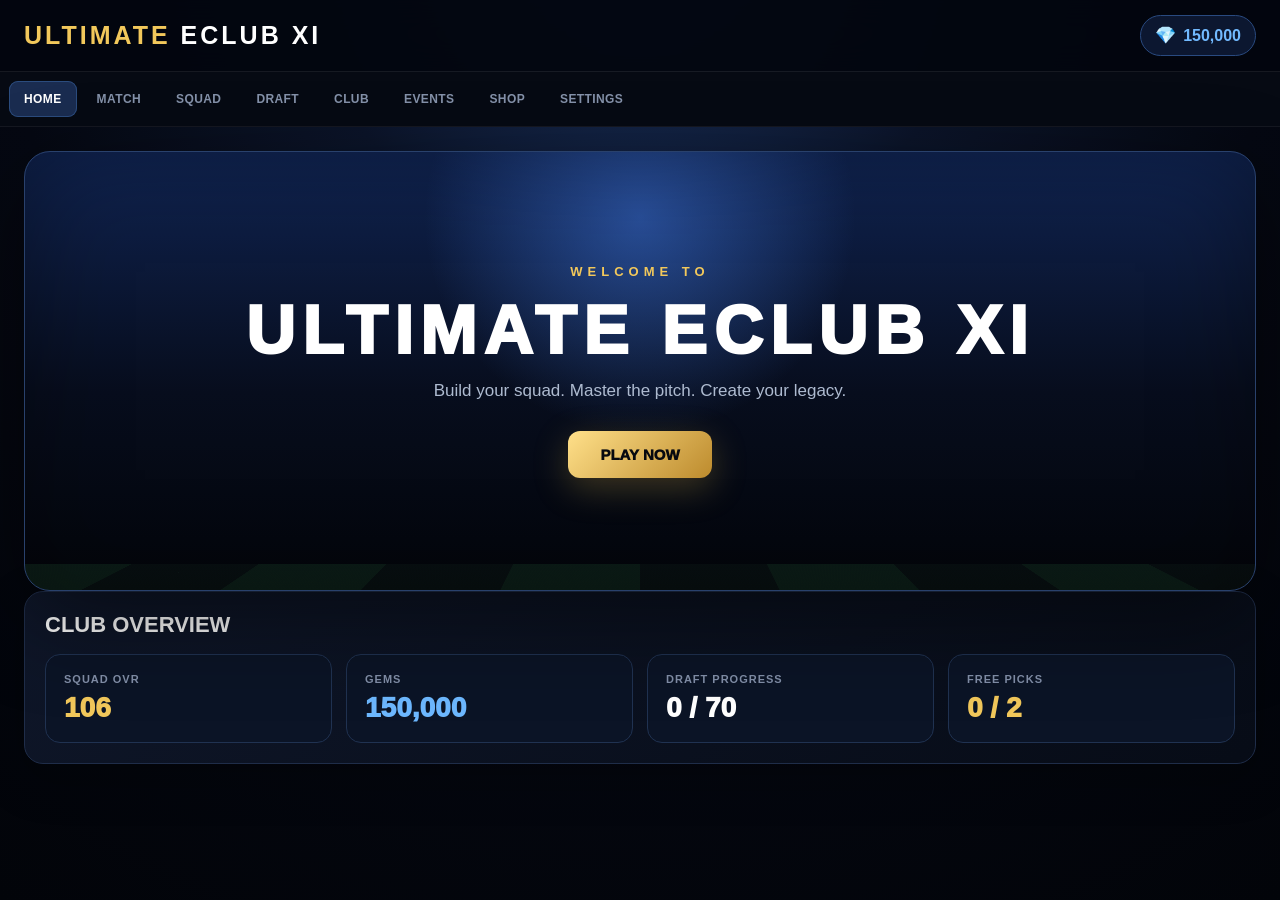
<file: index.html>
<!DOCTYPE html>
<html>
<head>
<meta charset="UTF-8">
<meta name="viewport" content="width=device-width,initial-scale=1.0">
<title>Ultimate EClub XI</title>


</head>

<body>

<div class="app">

<!-- =======================================================
     HEADER
     ======================================================= -->

<header class="header">

<div class="logo">
ULTIMATE <span>ECLUB XI</span>
</div>

<div class="header-right">

<div class="gem-display">
<span class="gem-icon">💎</span>
<span id="gemCount">150000</span>
</div>

</div>

</header>

<!-- =======================================================
     NAVIGATION
     ======================================================= -->

<nav class="navigation">

<button
id="navHome"
class="active"
onclick="showPage('home')">
HOME
</button>

<button
id="navMatch"
onclick="showPage('matchSelect')">
MATCH
</button>

<button
id="navSquad"
onclick="showPage('squad')">
SQUAD
</button>

<button
id="navDraft"
onclick="showPage('draft')">
DRAFT
</button>

<button
id="navClub"
onclick="showPage('club')">
CLUB
</button>

<button
id="navEvents"
onclick="showPage('events')">
EVENTS
</button>

<button
id="navShop"
onclick="showPage('shop')">
SHOP
</button>

<button
id="navSettings"
onclick="showPage('settings')">
SETTINGS
</button>

</nav>

<!-- =======================================================
     HOME
     ======================================================= -->

<section
id="home"
class="page active">

<div class="home-hero">

<div class="home-content">

<div class="home-kicker">
WELCOME TO
</div>

<div class="home-title">
ULTIMATE ECLUB XI
</div>

<div class="home-subtitle">
Build your squad. Master the pitch. Create your legacy.
</div>

<button
class="big-button"
onclick="showPage('matchSelect')">
PLAY NOW
</button>

</div>

</div>

<div class="panel">

<h2 class="panel-title">
CLUB OVERVIEW
</h2>

<div class="dashboard-grid">

<div class="dashboard-box">
<div class="dashboard-label">
SQUAD OVR
</div>
<div
class="dashboard-number gold"
id="homeOvr">
106
</div>
</div>

<div class="dashboard-box">
<div class="dashboard-label">
GEMS
</div>
<div
class="dashboard-number blue"
id="homeGemCount">
150000
</div>
</div>

<div class="dashboard-box">
<div class="dashboard-label">
DRAFT PROGRESS
</div>
<div
class="dashboard-number"
id="homeDraftCount">
0 / 70
</div>
</div>

<div class="dashboard-box">
<div class="dashboard-label">
FREE PICKS
</div>
<div
class="dashboard-number gold"
id="homeFreePicks">
0 / 2
</div>
</div>

</div>

</div>

</section>

<!-- =======================================================
     MATCH SELECT
     ======================================================= -->

<section
id="matchSelect"
class="page">

<div class="panel">

<h1 class="panel-title">
SELECT MATCH MODE
</h1>

<div class="mode-grid">

<div class="mode-card">

<div class="mode-icon">
⚡
</div>

<h2>
BLITZ ATTACK
</h2>

<p class="muted">
Fast attacking football with a short,
high-pressure match.
</p>

<div class="mode-time">
80 SECONDS
</div>

<button
class="big-button"
onclick="startMatch('Blitz Attack',80)">
PLAY BLITZ
</button>

</div>

<div class="mode-card">

<div class="mode-icon">
🏟️
</div>

<h2>
PRO MATCH
</h2>

<p class="muted">
Full 11 vs 11 football with a longer
match duration.
</p>

<div class="mode-time">
5 MINUTES
</div>

<button
class="big-button"
onclick="startMatch('Pro Match',300)">
PLAY PRO MATCH
</button>

</div>

</div>

</div>

</section>

<!-- =======================================================
     MATCH
     ======================================================= -->

<section
id="match"
class="match-page">

<div class="match-header">

<button
class="small-button"
onclick="endMatch()">
EXIT
</button>

<div>

<div
class="match-mode"
id="matchMode">
PRO MATCH
</div>

<div class="match-score">
<span id="userScore">0</span>
-
<span id="aiScore">0</span>
</div>

<div
class="match-clock"
id="matchTimer">
05:00
</div>

</div>

<div style="width:60px"></div>

</div>

<div
class="match-field"
id="matchField">

<div class="match-center-line"></div>

<div class="match-center-circle"></div>

<div class="match-box top"></div>

<div class="match-box bottom"></div>

<div
class="match-ball"
id="matchBall">
⚽
</div>

</div>

<div class="match-controls">

<div
class="joystick"
id="joystick">

<div
class="joystick-stick"
id="joystickStick">
</div>

</div>

<div class="action-buttons">

<button
id="shootButton"
class="action-button shoot">
SHOOT
</button>

<button
id="passButton"
class="action-button pass">
PASS
</button>

<button
id="throughButton"
class="action-button through">
THROUGH
</button>

<button
id="sprintButton"
class="action-button sprint">
SPRINT
</button>

</div>

</div>

<div
id="matchMessage"
class="match-message">
Move toward the ball.
</div>

</section>

<!-- =======================================================
     SQUAD
     ======================================================= -->

<section
id="squad"
class="page">

<div class="panel">

<div class="squad-top">

<div class="input-field">

<label>
TEAM NAME
</label>

<input
id="teamNameInput"
value="Ultimate EClub XI"
oninput="saveTeamSettings()">

</div>

<div class="input-field">

<label>
FORMATION
</label>

<select
id="formationSelect"
onchange="changeFormation()">

<option value="4-3-3">
4-3-3
</option>

<option value="4-4-2">
4-4-2
</option>

<option value="4-2-3-1">
4-2-3-1
</option>

<option value="3-4-3">
3-4-3
</option>

<option value="3-5-2">
3-5-2
</option>

<option value="5-3-2">
5-3-2
</option>

</select>

</div>

<div class="input-field">

<label>
CAPTAIN
</label>

<select
id="captainSelect"
onchange="changeCaptain()">
</select>

</div>

</div>

</div>

<div class="panel">

<div class="squad-summary">

<div>

<div class="muted">
MY STARTING XI
</div>

<div
class="squad-ovr"
id="squadOvr">
106
</div>

</div>

<div>

<button
class="small-button"
onclick="openClubPlayers()">
CLUB PLAYERS
</button>

</div>

</div>

<div
class="squad-pitch"
id="squadPitch">

<div class="pitch-line-horizontal"></div>

<div class="pitch-circle"></div>

<div class="pitch-spot"></div>

<div class="pitch-box top"></div>

<div class="pitch-box bottom"></div>

</div>

</div>

<div class="panel">

<h2 class="panel-title">
RESERVED / SUBSTITUTES
</h2>

<p class="muted">
Click a reserved player to view his details.
When replacing a starter, only players who can
play that position will be shown.
</p>

<div
class="reserves-grid"
id="reservesGrid">
</div>

</div>

</section>

<!-- =======================================================
     DRAFT
     ======================================================= -->

<section
id="draft"
class="page">

<div class="draft-container">

<div class="draft-heading">

<div class="gold">
ULTIMATE ECLUB XI DRAFT
</div>

<h1>
PLAYER DRAFT
</h1>

<p>
Open a draft and reveal your next superstar.
</p>

</div>

<div class="draft-progress-panel">

<div class="progress-top">

<span>
DRAFT PROGRESS
</span>

<span>
<span id="draftCount">
0
</span>
/
70
</span>

</div>

<div class="progress-track">

<div
class="progress-bar"
id="draftProgressBar">
</div>

</div>

<div
style="
text-align:center;
margin-top:9px;
color:#8593aa;
font-size:12px;
">

70 paid drafts =
2 FREE PLAYER PICKS

</div>

</div>

<div class="draft-arena">

<div
class="draft-flash"
id="draftFlash">
</div>

<div
class="draft-content"
id="draftContent">

<div class="draft-pack">

<div class="draft-pack-title">
ULTIMATE ECLUB XI
</div>

<div class="draft-ball">
⚽
</div>

<div class="draft-pack-sub">
PLAYER DRAFT
</div>

</div>

<button
class="big-button reveal-button"
onclick="openDraft()">

OPEN DRAFT
—
💎 2,000

</button>

</div>

</div>

<div
class="panel"
id="freePickPanel"
style="display:none">

<h2
style="
text-align:center;
color:#f2cc62;
">

🎁 2 FREE PLAYER PICKS

</h2>

<p
style="
text-align:center;
color:#8997ae;
">

Choose your free 106–107 OVR players.

</p>

<div
class="player-grid"
id="freePickGrid">
</div>

</div>

<div class="panel">

<h2 class="panel-title">
DRAFT HISTORY
</h2>

<div id="draftHistory">
<div class="muted">
No drafted players yet.
</div>
</div>

</div>

</div>

</section>

<!-- =======================================================
     CLUB
     ======================================================= -->

<section
id="club"
class="page">

<div class="panel">

<h1 class="panel-title">
MY CLUB
</h1>

<div class="dashboard-grid">

<div class="dashboard-box">

<div class="dashboard-label">
TOTAL PLAYERS
</div>

<div
class="dashboard-number"
id="clubPlayerCount">
18
</div>

</div>

<div class="dashboard-box">

<div class="dashboard-label">
STARTING XI
</div>

<div
class="dashboard-number">
11
</div>

</div>

<div class="dashboard-box">

<div class="dashboard-label">
RESERVED
</div>

<div
class="dashboard-number"
id="clubReserveCount">
7
</div>

</div>

<div class="dashboard-box">

<div class="dashboard-label">
CLUB OVR
</div>

<div
class="dashboard-number gold"
id="clubOvr">
106
</div>

</div>

</div>

</div>

<div class="panel">

<div class="club-tabs">

<button
class="club-tab active"
onclick="showClubTab('all')">
ALL
</button>

<button
class="club-tab"
onclick="showClubTab('present')">
PRESENT
</button>

<button
class="club-tab"
onclick="showClubTab('icon')">
ICON
</button>

<button
class="club-tab"
onclick="showClubTab('hero')">
HERO
</button>

</div>

<div
class="player-grid"
id="clubPlayerGrid">
</div>

</div>

</section>

<!-- =======================================================
     EVENTS
     ======================================================= -->

<section
id="events"
class="page">

<div class="panel">

<h1 class="panel-title">
EVENTS
</h1>

<div class="event-grid">

<div class="event-card">

<div class="event-badge">
CURRENT EVENT
</div>

<h3>
EVENT 1
</h3>

<div class="event-range">
105–107
</div>

<p class="muted">
OVR range remains the same for the
complete 3-week event.
</p>

<p>
Duration:
<b>
3 Weeks
</b>
</p>

<p>
Weekly pool:
<b>
18 Players
</b>
</p>

</div>

<div class="event-card">

<div class="event-badge">
UPCOMING
</div>

<h3>
EVENT 2
</h3>

<div class="event-range">
105–107
</div>

<p class="muted">
New player pool can rotate every week.
</p>

<p>
Duration:
<b>
3 Weeks
</b>
</p>

</div>

<div class="event-card">

<div class="event-badge">
FUTURE
</div>

<h3>
EVENT 3
</h3>

<div class="event-range">
107–109
</div>

<p class="muted">
After two events at the same OVR,
the event range increases by +2.
</p>

</div>

</div>

</div>

</section>

<!-- =======================================================
     SHOP
     ======================================================= -->

<section
id="shop"
class="page">

<div class="panel">

<h1 class="panel-title">
SHOP
</h1>

<div class="shop-grid">

<div class="shop-card">

<h2>
PLAYER CARD
</h2>

<p class="muted">
Purchase a player for your club.
</p>

<div class="shop-price">
💎 50,000
</div>

<button
class="big-button"
onclick="buyPlayer()">
BUY PLAYER
</button>

</div>

<div class="shop-card">

<h2>
PLAYER DRAFT
</h2>

<p class="muted">
Open a full animated player reveal.
</p>

<div class="shop-price">
💎 2,000
</div>

<button
class="big-button"
onclick="showPage('draft')">
OPEN DRAFT
</button>

</div>

</div>

</div>

</section>

<!-- =======================================================
     SETTINGS
     ======================================================= -->

<section
id="settings"
class="page">

<div class="panel">

<h1 class="panel-title">
SETTINGS
</h1>

<p class="muted">
Ultimate EClub XI prototype settings.
</p>

<button
class="small-button"
onclick="resetGame()">
RESET GAME
</button>

</div>

</section>

</div>

<!-- =======================================================
     PLAYER DETAILS MODAL
     ======================================================= -->

<div
class="modal-backdrop"
id="playerModal">

<div class="player-modal">

<div class="modal-header">

<div
class="modal-title">
PLAYER DETAILS
</div>

<button
class="close-button"
onclick="closePlayerModal()">
×
</button>

</div>

<div
id="playerModalContent">
</div>

</div>

</div>

<!-- =======================================================
     REPLACEMENT MODAL
     ======================================================= -->

<div
class="replace-overlay"
id="replaceOverlay">

<div class="replace-window">

<div class="replace-heading">

<h2>
REPLACE PLAYER
</h2>

<button
class="close-button"
onclick="closeReplaceModal()">
×
</button>

</div>

<div
class="replace-subheading"
id="replaceSubheading">
</div>

<div
class="eligible-grid"
id="eligibleGrid">
</div>

</div>

</div>

<!-- =======================================================
     TOAST
     ======================================================= -->

<div
class="toast"
id="toast">
</div>

<link rel="stylesheet" href="style.css">
<script src="game.js" defer></script>


</body>
</html>
</file>
<file: style.css>
/* =========================================================
   ULTIMATE XI
   MASTER BUILD
   3000+ LINE EDITION
   ========================================================= */

* {
box-sizing:border-box;
}

html {
min-height:100%;
}

body {
margin:0;
padding:0;
min-height:100vh;
background:#03050a;
color:#ffffff;
font-family:Arial,Helvetica,sans-serif;
overflow-x:hidden;
}

button {
font-family:inherit;
}

button,
select,
input {
outline:none;
}

button {
cursor:pointer;
}

.hidden {
display:none !important;
}

/* =========================================================
   GLOBAL
   ========================================================= */

:root {
--bg:#03050a;
--panel:#0b1120;
--panel2:#10182b;
--panel3:#151f36;
--line:#243454;
--blue:#4e8cff;
--blue2:#6db8ff;
--gold:#f2c85b;
--gold2:#ffe49a;
--red:#d84f4f;
--green:#43c878;
--muted:#8d9ab1;
--white:#ffffff;
}

.app {
min-height:100vh;
background:
radial-gradient(
circle at 50% -10%,
#1d386b 0%,
#0b1429 30%,
#050812 55%,
#020409 100%
);
}

/* =========================================================
   HEADER
   ========================================================= */

.header {
height:72px;
position:sticky;
top:0;
z-index:100;
display:flex;
align-items:center;
justify-content:space-between;
padding:0 24px;
background:rgba(3,6,14,.94);
border-bottom:1px solid rgba(255,255,255,.08);
backdrop-filter:blur(15px);
}

.logo {
font-size:25px;
font-weight:900;
letter-spacing:3px;
color:var(--gold);
}

.logo span {
color:white;
}

.header-right {
display:flex;
align-items:center;
gap:10px;
}

.gem-display {
display:flex;
align-items:center;
gap:7px;
padding:9px 14px;
border-radius:25px;
background:#0c1730;
border:1px solid #294a80;
color:#72baff;
font-weight:900;
}

.gem-icon {
font-size:17px;
}

/* =========================================================
   NAVIGATION
   ========================================================= */

.navigation {
display:flex;
gap:5px;
padding:9px;
overflow-x:auto;
background:#060a13;
border-bottom:1px solid rgba(255,255,255,.06);
scrollbar-width:none;
}

.navigation::-webkit-scrollbar {
display:none;
}

.navigation button {
border:0;
background:transparent;
color:#8592aa;
padding:11px 15px;
border-radius:9px;
font-size:12px;
font-weight:900;
white-space:nowrap;
letter-spacing:.4px;
}

.navigation button:hover {
background:#111c33;
color:white;
}

.navigation button.active {
background:#1a2c50;
color:white;
box-shadow:inset 0 0 0 1px #2b4c7e;
}

/* =========================================================
   PAGES
   ========================================================= */

.page {
display:none;
max-width:1280px;
margin:auto;
padding:24px;
}

.page.active {
display:block;
}

.match-page {
display:none;
padding:15px;
}

.match-page.active {
display:block;
}

/* =========================================================
   COMMON PANEL
   ========================================================= */

.panel {
background:
linear-gradient(
145deg,
rgba(15,23,42,.97),
rgba(7,12,23,.97)
);
border:1px solid #1f2d49;
border-radius:19px;
padding:20px;
margin-bottom:18px;
box-shadow:0 15px 45px rgba(0,0,0,.25);
}

.panel-title {
margin:0 0 16px;
font-size:22px;
font-weight:900;
}

.muted {
color:var(--muted);
}

.gold {
color:var(--gold);
}

.blue {
color:var(--blue2);
}

.green {
color:var(--green);
}

/* =========================================================
   HOME
   ========================================================= */

.home-hero {
min-height:440px;
border-radius:26px;
position:relative;
overflow:hidden;
display:flex;
flex-direction:column;
align-items:center;
justify-content:center;
text-align:center;
padding:30px;
border:1px solid #29416c;
background:
radial-gradient(
circle at 50% 15%,
rgba(73,137,255,.45),
transparent 30%
),
linear-gradient(
180deg,
#102452,
#070d1d 55%,
#03050a
);
box-shadow:
0 30px 90px rgba(0,0,0,.45),
inset 0 0 100px rgba(0,0,0,.35);
}

.home-hero:before {
content:"";
position:absolute;
left:-20%;
right:-20%;
bottom:-65%;
height:100%;
background:
repeating-linear-gradient(
90deg,
rgba(60,160,90,.12) 0,
rgba(60,160,90,.12) 10%,
rgba(100,210,120,.04) 10%,
rgba(100,210,120,.04) 20%
);
transform:perspective(500px) rotateX(55deg);
}

.home-content {
position:relative;
z-index:2;
}

.home-kicker {
font-size:13px;
font-weight:900;
letter-spacing:5px;
color:var(--gold);
}

.home-title {
font-size:68px;
font-weight:1000;
letter-spacing:7px;
margin:12px 0;
}

.home-subtitle {
color:#aebbd0;
font-size:17px;
margin-bottom:30px;
}

.big-button {
border:0;
padding:15px 32px;
border-radius:12px;
font-size:15px;
font-weight:1000;
background:
linear-gradient(
135deg,
#ffe08a,
#bd8b2d
);
color:#07090f;
box-shadow:
0 10px 35px rgba(235,190,70,.25);
transition:.2s;
}

.big-button:hover {
transform:translateY(-2px);
box-shadow:
0 14px 45px rgba(235,190,70,.4);
}

.small-button {
border:1px solid #34496f;
padding:10px 16px;
border-radius:9px;
background:#101a2d;
color:#ffffff;
font-weight:800;
}

.small-button:hover {
background:#172542;
}

/* =========================================================
   DASHBOARD GRID
   ========================================================= */

.dashboard-grid {
display:grid;
grid-template-columns:
repeat(
auto-fit,
minmax(190px,1fr)
);
gap:14px;
}

.dashboard-box {
padding:18px;
border-radius:15px;
background:#0b1426;
border:1px solid #203251;
}

.dashboard-label {
font-size:11px;
color:#8390a9;
font-weight:900;
letter-spacing:1px;
}

.dashboard-number {
font-size:28px;
font-weight:1000;
margin-top:7px;
}

/* =========================================================
   MATCH SELECT
   ========================================================= */

.mode-grid {
display:grid;
grid-template-columns:
repeat(
auto-fit,
minmax(280px,1fr)
);
gap:18px;
}

.mode-card {
padding:25px;
border-radius:20px;
background:
linear-gradient(
145deg,
#111c34,
#080e1b
);
border:1px solid #293d62;
}

.mode-card h2 {
margin-top:0;
}

.mode-icon {
font-size:40px;
margin-bottom:12px;
}

.mode-time {
font-size:24px;
font-weight:1000;
color:var(--gold);
margin:15px 0;
}

/* =========================================================
   DRAFT
   ========================================================= */

.draft-container {
max-width:1100px;
margin:auto;
}

.draft-heading {
text-align:center;
margin-bottom:20px;
}

.draft-heading h1 {
font-size:43px;
margin:8px 0;
letter-spacing:2px;
}

.draft-heading p {
color:#8f9db4;
}

.draft-progress-panel {
max-width:700px;
margin:0 auto 20px;
padding:17px;
border-radius:16px;
background:#0b1426;
border:1px solid #263a60;
}

.progress-top {
display:flex;
justify-content:space-between;
font-size:13px;
font-weight:900;
}

.progress-track {
height:11px;
margin-top:11px;
border-radius:10px;
overflow:hidden;
background:#1a2740;
}

.progress-bar {
height:100%;
width:0%;
background:
linear-gradient(
90deg,
#b27b22,
#ffe28a
);
transition:.5s;
}

.draft-arena {
position:relative;
min-height:530px;
border-radius:25px;
overflow:hidden;
border:1px solid #304568;
background:
radial-gradient(
circle at 50% 45%,
#19376d,
transparent 38%
),
linear-gradient(
150deg,
#0e1930,
#050812
);
display:flex;
align-items:center;
justify-content:center;
}

.draft-arena:before {
content:"";
position:absolute;
width:900px;
height:900px;
border-radius:50%;
border:1px solid rgba(91,151,255,.1);
box-shadow:
0 0 100px rgba(69,130,255,.08),
inset 0 0 100px rgba(69,130,255,.08);
animation:draftOrbit 12s linear infinite;
}

@keyframes draftOrbit {
from {
transform:rotate(0deg);
}
to {
transform:rotate(360deg);
}
}

.draft-content {
position:relative;
z-index:5;
text-align:center;
width:100%;
}

.draft-pack {
width:205px;
height:290px;
margin:auto;
border-radius:22px;
border:3px solid #d8b64e;
background:
radial-gradient(
circle at 50% 18%,
rgba(255,235,139,.38),
transparent 24%
),
linear-gradient(
145deg,
#304c91,
#0a1023 75%
);
display:flex;
flex-direction:column;
align-items:center;
justify-content:center;
box-shadow:
0 0 30px rgba(233,196,80,.3),
0 30px 70px rgba(0,0,0,.5);
}

.draft-pack-title {
font-size:25px;
font-weight:1000;
letter-spacing:2px;
color:#f8d66e;
}

.draft-ball {
font-size:70px;
margin:18px;
}

.draft-pack-sub {
font-size:10px;
letter-spacing:4px;
color:#cbd6e8;
}

.pack-opening {
animation:
packShake .9s ease-in-out,
packGlow 1.4s ease-in-out;
}

@keyframes packShake {
0% {
transform:rotate(0);
}
15% {
transform:translateX(-14px) rotate(-4deg);
}
30% {
transform:translateX(14px) rotate(4deg);
}
45% {
transform:translateX(-11px) rotate(-3deg);
}
60% {
transform:translateX(11px) rotate(3deg);
}
75% {
transform:translateX(-6px);
}
100% {
transform:translateX(0);
}
}

@keyframes packGlow {
0% {
box-shadow:0 0 20px rgba(235,195,70,.2);
}
50% {
box-shadow:
0 0 100px rgba(255,216,91,.95),
0 0 180px rgba(79,145,255,.35);
}
100% {
box-shadow:0 0 30px rgba(235,195,70,.3);
}
}

.reveal-label {
font-size:13px;
letter-spacing:5px;
color:#91a5c7;
font-weight:900;
margin-bottom:18px;
}

.reveal-value {
font-size:52px;
font-weight:1000;
min-height:65px;
}

.reveal-animation {
animation:
revealPop .7s
cubic-bezier(.17,.89,.32,1.3);
}

@keyframes revealPop {
0% {
opacity:0;
transform:scale(.2)
translateY(30px);
}
60% {
opacity:1;
transform:scale(1.16)
translateY(-5px);
}
100% {
opacity:1;
transform:scale(1)
translateY(0);
}
}

.reveal-subtitle {
color:#8d9ab1;
margin-top:8px;
}

.reveal-button {
margin-top:30px;
min-width:230px;
}

/* =========================================================
   PLAYER CARD
   ========================================================= */

.player-card {
position:relative;
width:190px;
height:265px;
border-radius:20px;
margin:auto;
padding:15px;
overflow:hidden;
border:2px solid #5278b6;
background:
radial-gradient(
circle at 50% 10%,
rgba(255,255,255,.22),
transparent 28%
),
linear-gradient(
145deg,
#283d72,
#111a34 55%,
#070a13
);
box-shadow:
0 18px 45px rgba(0,0,0,.5);
transition:.25s;
cursor:pointer;
}

.player-card:hover {
transform:
translateY(-6px)
scale(1.025);
box-shadow:
0 25px 60px rgba(0,0,0,.6);
}

.player-card.icon {
border-color:#e8c85e;
background:
radial-gradient(
circle at 50% 10%,
rgba(255,239,155,.4),
transparent 28%
),
linear-gradient(
145deg,
#79642f,
#332916 55%,
#0c0905
);
}

.player-card.hero {
border-color:#dd7650;
background:
radial-gradient(
circle at 50% 10%,
rgba(255,150,89,.35),
transparent 28%
),
linear-gradient(
145deg,
#7e3427,
#321715 55%,
#0c0808
);
}

.player-card.present {
border-color:#638ed0;
}

.card-ovr {
position:absolute;
left:14px;
top:12px;
font-size:28px;
font-weight:1000;
}

.card-position {
position:absolute;
left:16px;
top:45px;
font-size:12px;
font-weight:900;
color:#ccd5e6;
}

.card-type {
position:absolute;
right:12px;
top:14px;
font-size:9px;
font-weight:1000;
letter-spacing:1px;
color:var(--gold);
}

.card-face {
width:100px;
height:100px;
margin:25px auto 7px;
border-radius:50%;
display:flex;
align-items:center;
justify-content:center;
font-size:62px;
background:rgba(255,255,255,.08);
border:2px solid rgba(255,255,255,.12);
}

.card-name {
font-size:15px;
font-weight:1000;
text-align:center;
white-space:nowrap;
overflow:hidden;
text-overflow:ellipsis;
}

.card-nation {
text-align:center;
font-size:11px;
color:#9ba8be;
margin-top:6px;
}

.card-rating-line {
display:flex;
justify-content:center;
gap:5px;
margin-top:11px;
font-size:10px;
color:#dce3ef;
}

/* =========================================================
   CARD GRID
   ========================================================= */

.player-grid {
display:grid;
grid-template-columns:
repeat(
auto-fit,
minmax(190px,1fr)
);
gap:18px;
}

/* =========================================================
   PLAYER DETAILS MODAL
   ========================================================= */

.modal-backdrop {
position:fixed;
inset:0;
z-index:500;
display:none;
align-items:center;
justify-content:center;
padding:18px;
background:rgba(0,0,0,.75);
backdrop-filter:blur(8px);
}

.modal-backdrop.open {
display:flex;
}

.player-modal {
width:min(900px,100%);
max-height:92vh;
overflow:auto;
border-radius:22px;
border:1px solid #314a73;
background:
linear-gradient(
145deg,
#111a2e,
#070b14
);
box-shadow:
0 30px 100px rgba(0,0,0,.75);
padding:22px;
}

.modal-header {
display:flex;
align-items:center;
justify-content:space-between;
gap:15px;
margin-bottom:20px;
}

.modal-title {
font-size:25px;
font-weight:1000;
}

.close-button {
width:40px;
height:40px;
border-radius:50%;
border:1px solid #304261;
background:#111b30;
color:white;
font-size:20px;
}

.player-detail-layout {
display:grid;
grid-template-columns:
240px
1fr;
gap:25px;
}

.player-detail-card {
display:flex;
justify-content:center;
align-items:flex-start;
}

.player-detail-info {
min-width:0;
}

.detail-top {
display:flex;
align-items:flex-start;
justify-content:space-between;
gap:15px;
}

.detail-name {
font-size:30px;
font-weight:1000;
}

.detail-meta {
color:#91a0b8;
margin-top:6px;
}

.detail-ovr {
font-size:45px;
font-weight:1000;
color:var(--gold);
}

.stat-grid {
display:grid;
grid-template-columns:
repeat(2,1fr);
gap:10px;
margin-top:18px;
}

.stat-box {
padding:13px;
border-radius:12px;
background:#0d1628;
border:1px solid #233654;
}

.stat-name {
font-size:11px;
font-weight:900;
color:#8d9bb2;
text-transform:uppercase;
}

.stat-number {
font-size:24px;
font-weight:1000;
margin-top:3px;
}

.detail-list {
display:grid;
grid-template-columns:
repeat(2,1fr);
gap:10px;
margin-top:15px;
}

.detail-item {
padding:11px;
border-radius:10px;
background:#0b1425;
border:1px solid #1e304d;
}

.detail-item span {
display:block;
font-size:10px;
color:#8492aa;
text-transform:uppercase;
}

.detail-item b {
display:block;
margin-top:4px;
}

.alt-position-box {
margin-top:18px;
padding:14px;
border-radius:13px;
background:#101b30;
border:1px solid #2a4168;
}

.alt-title {
font-size:11px;
font-weight:1000;
color:#8997ae;
margin-bottom:9px;
}

.position-pills {
display:flex;
flex-wrap:wrap;
gap:7px;
}

.position-pill {
padding:7px 10px;
border-radius:8px;
background:#1b2c4d;
border:1px solid #38547d;
font-size:11px;
font-weight:1000;
}

.modal-actions {
display:flex;
gap:10px;
flex-wrap:wrap;
margin-top:22px;
}

.replace-button {
border:0;
padding:13px 22px;
border-radius:10px;
font-weight:1000;
background:
linear-gradient(
135deg,
#f1cc64,
#b78127
);
color:#07090e;
}

.secondary-button {
border:1px solid #344a70;
padding:13px 22px;
border-radius:10px;
font-weight:900;
background:#111b2e;
color:white;
}

/* =========================================================
   REPLACEMENT MODAL
   ========================================================= */

.replace-overlay {
position:fixed;
inset:0;
z-index:600;
display:none;
align-items:center;
justify-content:center;
padding:18px;
background:rgba(0,0,0,.82);
backdrop-filter:blur(9px);
}

.replace-overlay.open {
display:flex;
}

.replace-window {
width:min(1050px,100%);
max-height:90vh;
overflow:auto;
padding:22px;
border-radius:22px;
border:1px solid #334d78;
background:#080e1b;
}

.replace-heading {
display:flex;
align-items:center;
justify-content:space-between;
gap:15px;
margin-bottom:8px;
}

.replace-heading h2 {
margin:0;
font-size:25px;
}

.replace-subheading {
color:#8f9db5;
margin-bottom:20px;
}

.eligible-grid {
display:grid;
grid-template-columns:
repeat(
auto-fit,
minmax(180px,1fr)
);
gap:15px;
}

.reserve-card {
padding:12px;
border-radius:16px;
background:#0d1729;
border:1px solid #253a5c;
cursor:pointer;
transition:.2s;
}

.reserve-card:hover {
border-color:#f2ca5f;
transform:translateY(-3px);
}

.reserve-card.disabled {
opacity:.35;
cursor:not-allowed;
}

.reserve-card-top {
display:flex;
justify-content:space-between;
font-size:12px;
}

.reserve-card-face {
font-size:42px;
text-align:center;
margin:10px;
}

.reserve-card-name {
font-size:14px;
font-weight:1000;
text-align:center;
}

.reserve-card-meta {
font-size:10px;
color:#8997ae;
text-align:center;
margin-top:5px;
}

.reserve-card-stats {
display:grid;
grid-template-columns:
repeat(3,1fr);
gap:4px;
margin-top:10px;
}

.reserve-mini-stat {
padding:5px;
background:#111d32;
border-radius:6px;
text-align:center;
font-size:9px;
}

/* =========================================================
   SQUAD
   ========================================================= */

.squad-top {
display:grid;
grid-template-columns:
1fr
220px
220px;
gap:12px;
}

.input-field {
display:flex;
flex-direction:column;
gap:6px;
}

.input-field label {
font-size:10px;
font-weight:900;
color:#8d9ab0;
letter-spacing:1px;
}

.input-field input,
.input-field select {
height:42px;
padding:0 12px;
border-radius:9px;
border:1px solid #293b5a;
background:#0b1425;
color:white;
}

.squad-summary {
display:flex;
align-items:center;
justify-content:space-between;
gap:15px;
margin-bottom:15px;
}

.squad-ovr {
font-size:35px;
font-weight:1000;
color:var(--gold);
}

.squad-pitch {
position:relative;
min-height:650px;
border-radius:22px;
overflow:hidden;
border:4px solid rgba(255,255,255,.6);
background:
repeating-linear-gradient(
90deg,
#155b2e 0,
#155b2e 9%,
#1a6734 9%,
#1a6734 18%
);
}

.pitch-line-horizontal {
position:absolute;
left:0;
right:0;
top:50%;
border-top:2px solid rgba(255,255,255,.65);
}

.pitch-circle {
position:absolute;
width:150px;
height:150px;
border:2px solid rgba(255,255,255,.65);
border-radius:50%;
left:50%;
top:50%;
transform:translate(-50%,-50%);
}

.pitch-spot {
position:absolute;
width:7px;
height:7px;
border-radius:50%;
background:white;
left:50%;
top:50%;
transform:translate(-50%,-50%);
}

.pitch-box {
position:absolute;
width:32%;
height:23%;
left:34%;
border:2px solid rgba(255,255,255,.65);
}

.pitch-box.top {
top:0;
border-top:0;
}

.pitch-box.bottom {
bottom:0;
border-bottom:0;
}

.squad-player-node {
position:absolute;
width:92px;
transform:translate(-50%,-50%);
text-align:center;
cursor:pointer;
z-index:10;
}

.node-face {
width:52px;
height:52px;
margin:auto;
display:flex;
align-items:center;
justify-content:center;
border-radius:50%;
background:#edf3ff;
border:3px solid #15284a;
font-size:28px;
box-shadow:0 4px 13px rgba(0,0,0,.5);
}

.node-face.captain {
border-color:#f2cb60;
box-shadow:
0 0 0 4px rgba(242,203,96,.18),
0 0 25px rgba(242,203,96,.7);
}

.node-label {
margin-top:4px;
font-size:10px;
font-weight:1000;
white-space:nowrap;
overflow:hidden;
text-overflow:ellipsis;
}

.node-ovr {
font-size:9px;
color:#f2cb60;
font-weight:900;
}

.node-position {
font-size:8px;
color:#c4cfdf;
}

.reserves-grid {
display:grid;
grid-template-columns:
repeat(
auto-fit,
minmax(170px,1fr)
);
gap:12px;
}

.reserve-slot {
padding:13px;
border-radius:14px;
background:#0c1527;
border:1px solid #223552;
cursor:pointer;
}

.reserve-slot:hover {
border-color:#4b71a8;
}

.reserve-slot-header {
display:flex;
justify-content:space-between;
font-size:10px;
color:#8593aa;
}

.reserve-slot-player {
display:flex;
align-items:center;
gap:10px;
margin-top:9px;
}

.reserve-slot-face {
width:43px;
height:43px;
border-radius:50%;
display:flex;
align-items:center;
justify-content:center;
font-size:23px;
background:#17243b;
border:1px solid #30486c;
}

.reserve-slot-name {
font-size:12px;
font-weight:900;
}

.reserve-slot-meta {
font-size:9px;
color:#7f8da4;
margin-top:3px;
}

/* =========================================================
   CLUB
   ========================================================= */

.club-tabs {
display:flex;
gap:8px;
margin-bottom:18px;
}

.club-tab {
padding:10px 16px;
border-radius:9px;
border:1px solid #273a5b;
background:#0c1527;
color:#9aa7bd;
font-weight:900;
}

.club-tab.active {
background:#1a2d50;
color:white;
border-color:#3d5e8c;
}

/* =========================================================
   EVENTS
   ========================================================= */

.event-grid {
display:grid;
grid-template-columns:
repeat(
auto-fit,
minmax(270px,1fr)
);
gap:16px;
}

.event-card {
padding:20px;
border-radius:18px;
background:
linear-gradient(
145deg,
#121e37,
#080d18
);
border:1px solid #293f64;
}

.event-badge {
display:inline-block;
padding:6px 9px;
border-radius:7px;
font-size:9px;
font-weight:1000;
letter-spacing:1px;
background:#1d3154;
color:#78a9ef;
}

.event-card h3 {
margin:13px 0 7px;
}

.event-range {
font-size:28px;
font-weight:1000;
color:var(--gold);
}

/* =========================================================
   SHOP
   ========================================================= */

.shop-grid {
display:grid;
grid-template-columns:
repeat(
auto-fit,
minmax(250px,1fr)
);
gap:16px;
}

.shop-card {
padding:20px;
border-radius:18px;
background:#0c1526;
border:1px solid #263a5a;
}

.shop-price {
font-size:22px;
font-weight:1000;
color:var(--gold);
margin:15px 0;
}

/* =========================================================
   MATCH
   ========================================================= */

.match-header {
display:flex;
align-items:center;
justify-content:space-between;
gap:12px;
margin-bottom:10px;
}

.match-mode {
font-size:11px;
letter-spacing:2px;
font-weight:1000;
color:var(--gold);
}

.match-score {
font-size:37px;
font-weight:1000;
text-align:center;
}

.match-clock {
text-align:center;
font-weight:900;
color:#d7dfec;
}

.match-field {
position:relative;
width:100%;
height:min(68vh,690px);
min-height:450px;
overflow:hidden;
border:4px solid rgba(255,255,255,.65);
border-radius:20px;
background:
repeating-linear-gradient(
90deg,
#155d2f 0,
#155d2f 9%,
#196834 9%,
#196834 18%
);
box-shadow:
inset 0 0 80px rgba(0,0,0,.35);
}

.match-center-line {
position:absolute;
left:0;
right:0;
top:50%;
border-top:2px solid rgba(255,255,255,.65);
}

.match-center-circle {
position:absolute;
width:130px;
height:130px;
left:50%;
top:50%;
transform:translate(-50%,-50%);
border:2px solid rgba(255,255,255,.65);
border-radius:50%;
}

.match-box {
position:absolute;
width:30%;
height:24%;
left:35%;
border:2px solid rgba(255,255,255,.65);
}

.match-box.top {
top:0;
border-top:0;
}

.match-box.bottom {
bottom:0;
border-bottom:0;
}

.match-player {
position:absolute;
width:42px;
height:42px;
transform:translate(-50%,-50%);
border-radius:50%;
display:flex;
align-items:center;
justify-content:center;
background:#eef3ff;
border:3px solid #14264a;
font-size:20px;
z-index:10;
transition:left .1s,top .1s;
box-shadow:0 3px 10px rgba(0,0,0,.55);
}

.match-player.user {
border-color:#f2cb60;
}

.match-player.selected {
box-shadow:
0 0 0 4px rgba(242,203,96,.25),
0 0 25px rgba(242,203,96,.8);
}

.match-ball {
position:absolute;
width:22px;
height:22px;
border-radius:50%;
display:flex;
align-items:center;
justify-content:center;
background:white;
color:#111;
font-size:13px;
z-index:20;
transform:translate(-50%,-50%);
box-shadow:0 4px 13px rgba(0,0,0,.6);
}

.match-controls {
display:flex;
align-items:center;
justify-content:space-between;
gap:20px;
margin-top:12px;
}

.joystick {
width:125px;
height:125px;
border-radius:50%;
background:rgba(7,12,21,.85);
border:2px solid rgba(255,255,255,.2);
position:relative;
touch-action:none;
}

.joystick-stick {
position:absolute;
left:50%;
top:50%;
width:50px;
height:50px;
transform:translate(-50%,-50%);
border-radius:50%;
background:#b9c6da;
opacity:.8;
}

.action-buttons {
display:grid;
grid-template-columns:
repeat(2,75px);
gap:10px;
}

.action-button {
width:75px;
height:75px;
border-radius:50%;
border:2px solid rgba(255,255,255,.22);
background:#111b2d;
color:white;
font-size:10px;
font-weight:1000;
touch-action:none;
}

.action-button.shoot {
background:#702f32;
}

.action-button.pass {
background:#263e67;
}

.action-button.through {
background:#2c4d68;
}

.action-button.sprint {
background:#285c3a;
}

.match-message {
min-height:23px;
text-align:center;
margin-top:7px;
color:#d3dbea;
font-size:12px;
}

/* =========================================================
   TOAST
   ========================================================= */

.toast {
position:fixed;
left:50%;
bottom:24px;
z-index:1000;
transform:
translate(-50%,100px);
opacity:0;
padding:13px 20px;
border-radius:11px;
background:#111b2d;
border:1px solid #415778;
box-shadow:0 15px 40px rgba(0,0,0,.5);
transition:.3s;
font-weight:800;
}

.toast.show {
opacity:1;
transform:
translate(-50%,0);
}

/* =========================================================
   RESPONSIVE
   ========================================================= */

@media(max-width:850px) {

.player-detail-layout {
grid-template-columns:1fr;
}

.player-detail-card {
margin-bottom:10px;
}

.squad-top {
grid-template-columns:1fr;
}

.home-title {
font-size:45px;
}

}

@media(max-width:600px) {

.header {
height:62px;
padding:0 12px;
}

.logo {
font-size:18px;
letter-spacing:2px;
}

.gem-display {
padding:8px 10px;
font-size:12px;
}

.navigation button {
padding:9px 11px;
font-size:10px;
}

.page {
padding:13px;
}

.home-hero {
min-height:390px;
}

.home-title {
font-size:37px;
letter-spacing:4px;
}

.draft-heading h1 {
font-size:32px;
}

.draft-arena {
min-height:490px;
}

.reveal-value {
font-size:37px;
}

.player-card {
width:175px;
height:245px;
}

.stat-grid {
grid-template-columns:1fr 1fr;
}

.detail-list {
grid-template-columns:1fr;
}

.match-field {
min-height:420px;
height:60vh;
}

.joystick {
width:105px;
height:105px;
}

.action-button {
width:65px;
height:65px;
}

.action-buttons {
grid-template-columns:
repeat(2,65px);
}

}

/* =========================================================
   EXTRA CARD VISUALS
   ========================================================= */

.card-shine {
position:absolute;
left:-120%;
top:0;
width:60%;
height:100%;
transform:skewX(-20deg);
background:
linear-gradient(
90deg,
transparent,
rgba(255,255,255,.15),
transparent
);
pointer-events:none;
}

.player-card:hover .card-shine {
animation:cardShine .8s ease;
}

@keyframes cardShine {
from {
left:-120%;
}
to {
left:150%;
}
}

/* =========================================================
   DRAFT FLASH
   ========================================================= */

.draft-flash {
position:absolute;
inset:0;
z-index:30;
pointer-events:none;
opacity:0;
background:
radial-gradient(
circle,
rgba(255,255,255,.9),
rgba(255,255,255,0) 55%
);
}

.draft-flash.active {
animation:flashAnimation .7s ease-out;
}

@keyframes flashAnimation {
0% {
opacity:0;
}
20% {
opacity:1;
}
100% {
opacity:0;
}
}

/* =========================================================
   LOADING
   ========================================================= */

.loading-ring {
width:48px;
height:48px;
border-radius:50%;
border:4px solid rgba(255,255,255,.12);
border-top-color:#f2ca5e;
animation:loadingSpin .8s linear infinite;
margin:auto;
}

@keyframes loadingSpin {
to {
transform:rotate(360deg);
}
}
</file>
